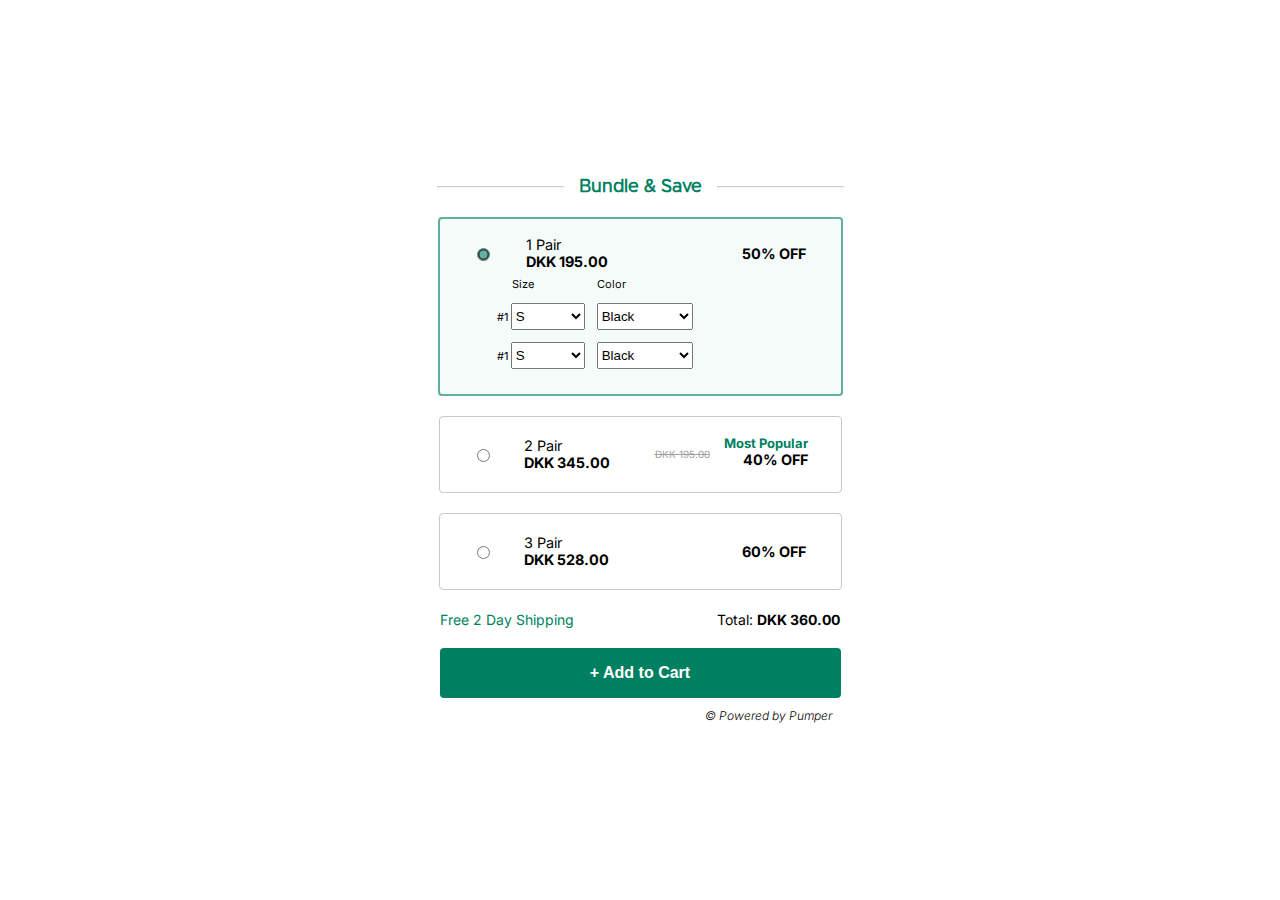
<file: index.html>
<!DOCTYPE html>
<html lang="en">
  <head>
    <meta charset="UTF-8" />
    <meta name="viewport" content="width=device-width, initial-scale=1.0" />
    <title>Task</title>
    <link rel="stylesheet" href="index.css" />
    <link rel="preconnect" href="https://fonts.googleapis.com" />
    <link rel="preconnect" href="https://fonts.gstatic.com" crossorigin />
    <link
      href="https://fonts.googleapis.com/css2?family=Inter&display=swap"
      rel="stylesheet"
    />
  </head>
  <body>
    <main class="container">
      <header class="header">
        <hr class="hRay" />
        <div class="title">Bundle & Save</div>
        <hr class="hRay" />
      </header>
      <article class="box" id="showContent">
        <!-- first box -->
        <content class="contentBox" id="contentBox1">
          <div class="visibleRow">
            <input
              type="radio"
              name="item"
              value="1,"
              id="radioItem"
              checked
              onclick="showItem(1)"
            />
            <label for="item1">1 Pair <br /><strong>DKK 195.00</strong></label>
            <span class="discountTag">50% OFF</span>
          </div>

          <div class="invisibleRow" id="row1">
            <div class="itemDeails">
              <table>
                <tr>
                  <td>&nbsp;&nbsp;&nbsp;&nbsp;&nbsp;Size</td>
                  <td>Color</td>
                </tr>
                <tr>
                  <td>
                    #1
                    <select name="size" id="size" class="selectField">
                      <option value="S">S</option>
                      <option value="M">M</option>
                      <option value="L">L</option>
                      <option value="XL">XL</option>
                    </select>
                  </td>
                  <td>
                    <select name="color" id="color" class="selectField">
                      <option value="black">Black</option>
                      <option value="red">Red</option>
                      <option value="purple">Purple</option>
                      <option value="green">Green</option>
                    </select>
                  </td>
                </tr>
                <tr>
                  <td>
                    #1
                    <select name="size" id="size" class="selectField">
                      <option value="S">S</option>
                      <option value="M">M</option>
                      <option value="L">L</option>
                      <option value="XL">XL</option>
                    </select>
                  </td>
                  <td>
                    <select name="color" id="color" class="selectField">
                      <option value="black">Black</option>
                      <option value="red">Red</option>
                      <option value="purple">Purple</option>
                      <option value="green">Green</option>
                    </select>
                  </td>
                </tr>
              </table>
            </div>
          </div>
        </content>
        <!-- second box -->
        <content class="contentBox" id="contentBox2">
          <div class="visibleRowSecond">
            <input
              type="radio"
              name="item"
              value="2"
              id="radioItem"
              onclick="showItem(2)"
            />
            <label for="item2">2 Pair <br /><strong>DKK 345.00</strong></label>
            <div class="secondaryText">DKK 195.00</div>
            <div class="discountSecond">
              <span class="popular">Most Popular</span>
              <span class="discountTagSecond">40% OFF</span>
            </div>
          </div>
          <div class="invisibleRow">
            <div class="itemDeails">
              <table>
                <tr>
                  <td>&nbsp;&nbsp;&nbsp;&nbsp;&nbsp;Size</td>
                  <td>Color</td>
                </tr>
                <tr>
                  <td>
                    #1
                    <select name="size" id="size" class="selectField">
                      <option value="S">S</option>
                      <option value="M">M</option>
                      <option value="L">L</option>
                      <option value="XL">XL</option>
                    </select>
                  </td>
                  <td>
                    <select name="color" id="color" class="selectField">
                      <option value="black">Black</option>
                      <option value="red">Red</option>
                      <option value="purple">Purple</option>
                      <option value="green">Green</option>
                    </select>
                  </td>
                </tr>
                <tr>
                  <td>
                    #1
                    <select name="size" id="size" class="selectField">
                      <option value="S">S</option>
                      <option value="M">M</option>
                      <option value="L">L</option>
                      <option value="XL">XL</option>
                    </select>
                  </td>
                  <td>
                    <select name="color" id="color" class="selectField">
                      <option value="black">Black</option>
                      <option value="red">Red</option>
                      <option value="purple">Purple</option>
                      <option value="green">Green</option>
                    </select>
                  </td>
                </tr>
              </table>
            </div>
          </div>
        </content>
        <!-- third box -->
        <content class="contentBox" id="contentBox3">
          <div class="visibleRow">
            <input
              type="radio"
              name="item"
              value="3"
              id="radioItem"
              onclick="showItem(3)"
            />
            <label for="item1">3 Pair <br /><strong>DKK 528.00</strong></label>
            <span class="discountTag">60% OFF</span>
          </div>
          <div class="invisibleRow">
            <div class="itemDeails">
              <table>
                <tr>
                  <td>&nbsp;&nbsp;&nbsp;&nbsp;&nbsp;Size</td>
                  <td>Color</td>
                </tr>
                <tr>
                  <td>
                    #1
                    <select name="size" id="size" class="selectField">
                      <option value="S">S</option>
                      <option value="M">M</option>
                      <option value="L">L</option>
                      <option value="XL">XL</option>
                    </select>
                  </td>
                  <td>
                    <select name="color" id="color" class="selectField">
                      <option value="black">Black</option>
                      <option value="red">Red</option>
                      <option value="purple">Purple</option>
                      <option value="green">Green</option>
                    </select>
                  </td>
                </tr>
                <tr>
                  <td>
                    #1
                    <select name="size" id="size" class="selectField">
                      <option value="S">S</option>
                      <option value="M">M</option>
                      <option value="L">L</option>
                      <option value="XL">XL</option>
                    </select>
                  </td>
                  <td>
                    <select name="color" id="color" class="selectField">
                      <option value="black">Black</option>
                      <option value="red">Red</option>
                      <option value="purple">Purple</option>
                      <option value="green">Green</option>
                    </select>
                  </td>
                </tr>
              </table>
            </div>
          </div>
        </content>
      </article>
      <article class="totalPrice">
        <div class="greenText">Free 2 Day Shipping</div>
        <div class="total">Total: <strong>DKK 360.00</strong></div>
      </article>
      <footer class="footer">
        <button class="submitButton">+ Add to Cart</button>
        <div class="footerText">© Powered by Pumper</div>
      </footer>
    </main>
    <script src="index.js"></script>
  </body>
</html>
</file>
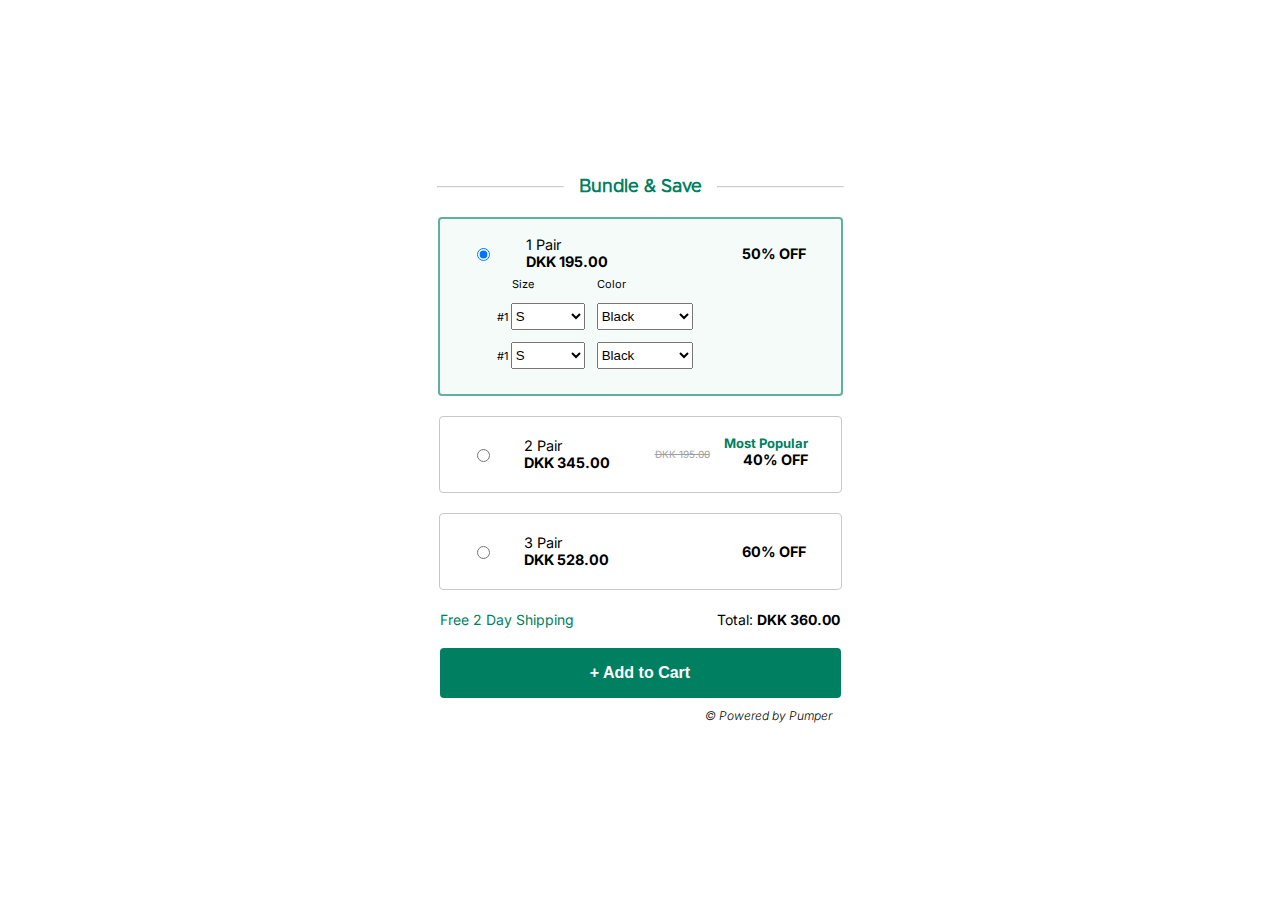
<file: code.html>
<!DOCTYPE html>
<html lang="en">
  <head>
    <meta charset="UTF-8" />
    <meta name="viewport" content="width=device-width, initial-scale=1.0" />
    <title>Task</title>
    <link rel="stylesheet" href="code.css" />
    <link rel="preconnect" href="https://fonts.googleapis.com" />
    <link rel="preconnect" href="https://fonts.gstatic.com" crossorigin />
    <link
      href="https://fonts.googleapis.com/css2?family=Inter&display=swap"
      rel="stylesheet"
    />
  </head>
  <body>
    <main class="container">
      <header class="header">
        <hr class="hRay" />
        <div class="title">Bundle & Save</div>
        <hr class="hRay" />
      </header>
      <article class="box" id="showContent">
        <!-- first box -->
        <content class="contentBox" id="contentBox1">
          <div class="visibleRow">
            <input
              type="radio"
              name="item"
              value="1,"
              id="radioItem"
              checked
              onclick="showItem(1)"
            />
            <label for="item1">1 Pair <br /><strong>DKK 195.00</strong></label>
            <span class="discountTag">50% OFF</span>
          </div>

          <div class="invisibleRow" id="row1">
            <div class="itemDeails">
              <table>
                <tr>
                  <td>&nbsp;&nbsp;&nbsp;&nbsp;&nbsp;Size</td>
                  <td>Color</td>
                </tr>
                <tr>
                  <td>
                    #1
                    <select name="size" id="size" class="selectField">
                      <option value="S">S</option>
                      <option value="M">M</option>
                      <option value="L">L</option>
                      <option value="XL">XL</option>
                    </select>
                  </td>
                  <td>
                    <select name="color" id="color" class="selectField">
                      <option value="black">Black</option>
                      <option value="red">Red</option>
                      <option value="purple">Purple</option>
                      <option value="green">Green</option>
                    </select>
                  </td>
                </tr>
                <tr>
                  <td>
                    #1
                    <select name="size" id="size" class="selectField">
                      <option value="S">S</option>
                      <option value="M">M</option>
                      <option value="L">L</option>
                      <option value="XL">XL</option>
                    </select>
                  </td>
                  <td>
                    <select name="color" id="color" class="selectField">
                      <option value="black">Black</option>
                      <option value="red">Red</option>
                      <option value="purple">Purple</option>
                      <option value="green">Green</option>
                    </select>
                  </td>
                </tr>
              </table>
            </div>
          </div>
        </content>
        <!-- second box -->
        <content class="contentBox" id="contentBox2">
          <div class="visibleRowSecond">
            <input
              type="radio"
              name="item"
              value="2"
              id="radioItem"
              onclick="showItem(2)"
            />
            <label for="item2">2 Pair <br /><strong>DKK 345.00</strong></label>
            <div class="secondaryText">DKK 195.00</div>
            <div class="discountSecond">
              <span class="popular">Most Popular</span>
              <span class="discountTagSecond">40% OFF</span>
            </div>
          </div>
          <div class="invisibleRow">
            <div class="itemDeails">
              <table>
                <tr>
                  <td>&nbsp;&nbsp;&nbsp;&nbsp;&nbsp;Size</td>
                  <td>Color</td>
                </tr>
                <tr>
                  <td>
                    #1
                    <select name="size" id="size" class="selectField">
                      <option value="S">S</option>
                      <option value="M">M</option>
                      <option value="L">L</option>
                      <option value="XL">XL</option>
                    </select>
                  </td>
                  <td>
                    <select name="color" id="color" class="selectField">
                      <option value="black">Black</option>
                      <option value="red">Red</option>
                      <option value="purple">Purple</option>
                      <option value="green">Green</option>
                    </select>
                  </td>
                </tr>
                <tr>
                  <td>
                    #1
                    <select name="size" id="size" class="selectField">
                      <option value="S">S</option>
                      <option value="M">M</option>
                      <option value="L">L</option>
                      <option value="XL">XL</option>
                    </select>
                  </td>
                  <td>
                    <select name="color" id="color" class="selectField">
                      <option value="black">Black</option>
                      <option value="red">Red</option>
                      <option value="purple">Purple</option>
                      <option value="green">Green</option>
                    </select>
                  </td>
                </tr>
              </table>
            </div>
          </div>
        </content>
        <!-- third box -->
        <content class="contentBox" id="contentBox3">
          <div class="visibleRow">
            <input
              type="radio"
              name="item"
              value="3"
              id="radioItem"
              onclick="showItem(3)"
            />
            <label for="item1">3 Pair <br /><strong>DKK 528.00</strong></label>
            <span class="discountTag">60% OFF</span>
          </div>
          <div class="invisibleRow">
            <div class="itemDeails">
              <table>
                <tr>
                  <td>&nbsp;&nbsp;&nbsp;&nbsp;&nbsp;Size</td>
                  <td>Color</td>
                </tr>
                <tr>
                  <td>
                    #1
                    <select name="size" id="size" class="selectField">
                      <option value="S">S</option>
                      <option value="M">M</option>
                      <option value="L">L</option>
                      <option value="XL">XL</option>
                    </select>
                  </td>
                  <td>
                    <select name="color" id="color" class="selectField">
                      <option value="black">Black</option>
                      <option value="red">Red</option>
                      <option value="purple">Purple</option>
                      <option value="green">Green</option>
                    </select>
                  </td>
                </tr>
                <tr>
                  <td>
                    #1
                    <select name="size" id="size" class="selectField">
                      <option value="S">S</option>
                      <option value="M">M</option>
                      <option value="L">L</option>
                      <option value="XL">XL</option>
                    </select>
                  </td>
                  <td>
                    <select name="color" id="color" class="selectField">
                      <option value="black">Black</option>
                      <option value="red">Red</option>
                      <option value="purple">Purple</option>
                      <option value="green">Green</option>
                    </select>
                  </td>
                </tr>
              </table>
            </div>
          </div>
        </content>
      </article>
      <article class="totalPrice">
        <div class="greenText">Free 2 Day Shipping</div>
        <div class="total">Total: <strong>DKK 360.00</strong></div>
      </article>
      <footer class="footer">
        <button class="submitButton">+ Add to Cart</button>
        <div class="footerText">© Powered by Pumper</div>
      </footer>
    </main>
    <script src="code.js"></script>
  </body>
</html>
</file>
<file: index.css>
@font-face {
  font-family: "Metropolis";
  src: url("./assets/metropolis.regular.otf") format("opentype");
  font-weight: normal;
  font-style: normal;
}

body {
  margin: 0;
  padding: 0;
  box-sizing: border-box;
  font-family: "Inter", sans-serif;
}
.container {
  position: relative;
  display: flex;
  flex-direction: column;
  width: 100vw;
  height: 100vh;
  justify-content: center;
  align-items: center;
}
.header {
  display: flex;
  justify-content: center;
  align-items: center;
  flex-direction: row;
  flex-wrap: nowrap;
}
.title {
  font-family: "Metropolis", sans-serif;
  font-weight: 600;
  font-size: 18px;
  margin: 0 15px;
  color: #007f61;
}
.hRay {
  width: 125px;
  opacity: 0.5;
  color: #c8c8c8;
  background-color: #c8c8c8;
}
.box {
  display: flex;
  flex-direction: column;
  justify-content: center;
  gap: 20px;
  height: 375px;
  align-items: center;
  margin: 20px 0px;
  width: 100%;
}
.contentBox {
  border: 0.9px solid #c8c8c8;
  border-radius: 4px;
  display: flex;
  flex-direction: column;
  align-items: center;
  justify-content: center;
}
.contentBox:nth-child(1) {
  height: 175px;
  background-color: rgb(244, 251, 249);
  border: 2px solid #007f619c;
}

.visibleRow {
  display: grid;
  /* text-align: center; */
  place-items: center;
}
.visibleRowSecond {
  display: grid;
  /* text-align: center; */
  place-items: center;
}
.secondaryText {
  color: #9f9f9f;
  font-size: 10px;
  text-decoration: line-through;
}
.discountSecond {
  display: flex;
  flex-direction: column;
  justify-content: center;
  align-items: end;
}
.popular {
  color: #007f61;
  font-weight: bold;
}
.discountTag {
  margin-left: 100px;
  font-weight: bold;
}
#radioItem {
  accent-color: #007f619c;
}
#contentBox1 .invisibleRow {
  display: flex;
}
.invisibleRow {
  display: none;
  width: 75%;
  /* display: flex; */
  flex-direction: row;
  justify-content: start !important;
  align-items: start;
  font-size: 11px;
}

.itemDeails {
  font-size: 11px;
}
td {
  padding: 5px;
}
tr {
  margin-right: 200px;
}

.totalPrice {
  display: flex;
  flex-direction: row;
  justify-content: space-between;
  align-items: center;
  margin-bottom: 20px;
}
.greenText {
  color: #007f61;
}
.footer {
  width: 100%;
  justify-content: center;
  align-items: center;
  display: flex;
  flex-direction: column;
}
.submitButton {
  background-color: #007f61;
  color: white;
  font-size: 16px;
  font-weight: bold;
  border: none;
  border-radius: 4px;
}
.submitButton:hover {
  cursor: pointer;
  opacity: 0.9;
}
.footerText {
  font-weight: 300;
  font-size: 12px;
  font-style: italic;
  margin-top: 10px;
}

@media screen and (min-width: 939px) {
  .hRay {
    width: 125px;
  }
  .contentBox {
    height: 75px;
    width: 30%;
    min-width: 401px;
  }
  .submitButton {
    width: 30%;
    height: 50px;
    min-width: 401px;
  }
  .totalPrice {
    width: 400px;
    font-size: 14px;
  }
  .visibleRow {
    grid-template-columns: 1fr 7fr 8fr;
    font-size: 14.46px;
    font-weight: 400;
  }
  .visibleRowSecond {
    grid-template-columns: 1fr 7fr 4fr 4fr;
    font-size: 14.46px;
    font-weight: 400;
  }
  .popular {
    font-size: 13px;
    margin-top: -5px;
  }
  .discountTagSecond {
    font-weight: bold;
  }
  .selectField {
    padding: 4px 35px 4px 0px;
  }
  .footerText {
    margin-left: 20%;
  }
}
@media screen and (min-width: 607px) and (max-width: 938px) {
  .hRay {
    width: 100px;
  }
  .contentBox {
    height: 75px;
    width: 50%;
  }
  .submitButton {
    width: 50%;
    height: 50px;
  }
  .totalPrice {
    width: 50%;
    font-size: 12px;
  }
  .visibleRow {
    grid-template-columns: 1fr 7fr 8fr;
    font-size: 12px;
    font-weight: 400;
  }
  .visibleRowSecond {
    grid-template-columns: 1fr 7fr 4fr 4fr;
    font-size: 12px;
    font-weight: 400;
  }
  .popular {
    font-size: 12px;
    margin-top: -10px;
  }
  .discountTagSecond {
    font-size: 12px;
    font-weight: bold;
  }
  .selectField {
    padding: 4px 30px 4px 0px;
  }
  .footerText {
    margin-left: 30%;
  }
}
@media screen and (max-width: 606px) {
  .hRay {
    width: 75px;
  }
  .contentBox {
    height: 75px;

    width: 75%;
  }
  .submitButton {
    width: 75%;
    height: 50px;
  }
  .visibleRow {
    grid-template-columns: 1fr 7fr 8fr;
    font-size: 10px;
    font-weight: 300;
  }
  .visibleRowSecond {
    grid-template-columns: 1fr 7fr 4fr 4fr;
    font-size: 10px;
    font-weight: 300;
  }
  .popular {
    font-size: 10px;
    margin-top: -15px;
  }
  .discountTagSecond {
    font-size: 10px;
    font-weight: bold;
  }
  .totalPrice {
    width: 75%;
    font-size: 10px;
  }
  .selectField {
    padding: 4px 20px 4px 0px;
  }
  .footerText {
    margin-left: 40%;
  }
}
</file>
<file: code.css>
@font-face {
  font-family: "Metropolis";
  src: url("./assets/metropolis.regular.otf") format("opentype");
  font-weight: normal;
  font-style: normal;
}

body {
  margin: 0;
  padding: 0;
  box-sizing: border-box;
  font-family: "Inter", sans-serif;
}
.container {
  position: relative;
  display: flex;
  flex-direction: column;
  width: 100vw;
  height: 100vh;
  justify-content: center;
  align-items: center;
}
.header {
  display: flex;
  justify-content: center;
  align-items: center;
  flex-direction: row;
  flex-wrap: nowrap;
}
.title {
  font-family: "Metropolis", sans-serif;
  font-weight: 600;
  font-size: 18px;
  margin: 0 15px;
  color: #007f61;
}
.hRay {
  width: 125px;
  opacity: 0.5;
  color: #c8c8c8;
  background-color: #c8c8c8;
}
.box {
  display: flex;
  flex-direction: column;
  justify-content: center;
  gap: 20px;
  height: 375px;
  align-items: center;
  margin: 20px 0px;
  width: 100%;
}
.contentBox {
  border: 0.9px solid #c8c8c8;
  border-radius: 4px;
  display: flex;
  flex-direction: column;
  align-items: center;
  justify-content: center;
}
.contentBox:nth-child(1) {
  height: 175px;
  background-color: rgb(244, 251, 249);
  border: 2px solid #007f619c;
}

.visibleRow {
  display: grid;
  /* text-align: center; */
  place-items: center;
}
.visibleRowSecond {
  display: grid;
  /* text-align: center; */
  place-items: center;
}
.secondaryText {
  color: #9f9f9f;
  font-size: 10px;
  text-decoration: line-through;
}
.discountSecond {
  display: flex;
  flex-direction: column;
  justify-content: center;
  align-items: end;
}
.popular {
  color: #007f61;
  font-weight: bold;
}
.discountTag {
  margin-left: 100px;
  font-weight: bold;
}

#contentBox1 .invisibleRow {
  display: flex;
}
.invisibleRow {
  display: none;
  width: 75%;
  /* display: flex; */
  flex-direction: row;
  justify-content: start !important;
  align-items: start;
  font-size: 11px;
}

.itemDeails {
  font-size: 11px;
}
td {
  padding: 5px;
}
tr {
  margin-right: 200px;
}

.totalPrice {
  display: flex;
  flex-direction: row;
  justify-content: space-between;
  align-items: center;
  margin-bottom: 20px;
}
.greenText {
  color: #007f61;
}
.footer {
  width: 100%;
  justify-content: center;
  align-items: center;
  display: flex;
  flex-direction: column;
}
.submitButton {
  background-color: #007f61;
  color: white;
  font-size: 16px;
  font-weight: bold;
  border: none;
  border-radius: 4px;
}
.submitButton:hover {
  cursor: pointer;
  opacity: 0.9;
}
.footerText {
  font-weight: 300;
  font-size: 12px;
  font-style: italic;
  margin-top: 10px;
}

@media screen and (min-width: 939px) {
  .hRay {
    width: 125px;
  }
  .contentBox {
    height: 75px;
    width: 30%;
    min-width: 401px;
  }
  .submitButton {
    width: 30%;
    height: 50px;
    min-width: 401px;
  }
  .totalPrice {
    width: 400px;
    font-size: 14px;
  }
  .visibleRow {
    grid-template-columns: 1fr 7fr 8fr;
    font-size: 14.46px;
    font-weight: 400;
  }
  .visibleRowSecond {
    grid-template-columns: 1fr 7fr 4fr 4fr;
    font-size: 14.46px;
    font-weight: 400;
  }
  .popular {
    font-size: 13px;
    margin-top: -5px;
  }
  .discountTagSecond {
    font-weight: bold;
  }
  .selectField {
    padding: 4px 35px 4px 0px;
  }
  .footerText {
    margin-left: 20%;
  }
}
@media screen and (min-width: 607px) and (max-width: 938px) {
  .hRay {
    width: 100px;
  }
  .contentBox {
    height: 75px;
    width: 50%;
  }
  .submitButton {
    width: 50%;
    height: 50px;
  }
  .totalPrice {
    width: 50%;
    font-size: 12px;
  }
  .visibleRow {
    grid-template-columns: 1fr 7fr 8fr;
    font-size: 12px;
    font-weight: 400;
  }
  .visibleRowSecond {
    grid-template-columns: 1fr 7fr 4fr 4fr;
    font-size: 12px;
    font-weight: 400;
  }
  .popular {
    font-size: 12px;
    margin-top: -10px;
  }
  .discountTagSecond {
    font-size: 12px;
    font-weight: bold;
  }
  .selectField {
    padding: 4px 30px 4px 0px;
  }
  .footerText {
    margin-left: 30%;
  }
}
@media screen and (max-width: 606px) {
  .hRay {
    width: 75px;
  }
  .contentBox {
    height: 75px;

    width: 75%;
  }
  .submitButton {
    width: 75%;
    height: 50px;
  }
  .visibleRow {
    grid-template-columns: 1fr 7fr 8fr;
    font-size: 10px;
    font-weight: 300;
  }
  .visibleRowSecond {
    grid-template-columns: 1fr 7fr 4fr 4fr;
    font-size: 10px;
    font-weight: 300;
  }
  .popular {
    font-size: 10px;
    margin-top: -15px;
  }
  .discountTagSecond {
    font-size: 10px;
    font-weight: bold;
  }
  .totalPrice {
    width: 75%;
    font-size: 10px;
  }
  .selectField {
    padding: 4px 20px 4px 0px;
  }
  .footerText {
    margin-left: 40%;
  }
}
</file>
